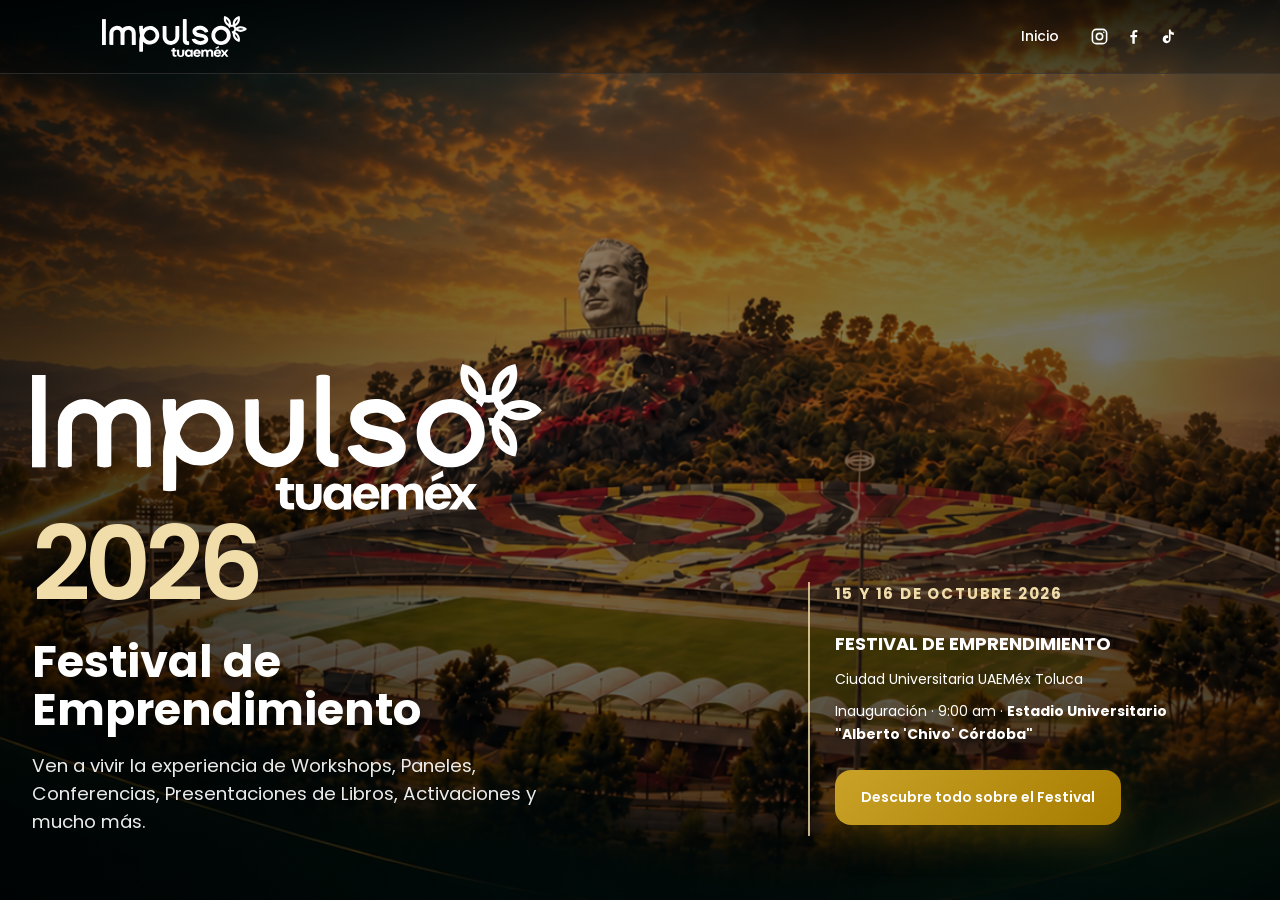
<file: index.html>
<!DOCTYPE html>
<html lang="es">
<head>
    <meta charset="UTF-8">
    <meta name="viewport" content="width=device-width, initial-scale=1.0">
    <title>Festival de Emprendimiento 2026 | UAEMéx</title>
    <link rel="preconnect" href="https://fonts.googleapis.com">
    <link rel="preconnect" href="https://fonts.gstatic.com" crossorigin>
    <link href="https://fonts.googleapis.com/css2?family=Poppins:wght@300;400;500;600;700;800&display=swap" rel="stylesheet">
    <link rel="stylesheet" href="css/styles.css?v=20261002-2">
</head>
<body>

<header class="navbar">
    <nav aria-label="Navegación principal">
        <a class="nav-brand" href="#festival" aria-label="Festival de Emprendimiento">
            <img src="assets/logo-festival.svg" alt="Impulso UAEMéx">
        </a>
        <div class="nav-links">
            <a href="#festival">Inicio</a>
            <div class="nav-socials" aria-label="Redes sociales">
                <a class="instagram" href="https://www.instagram.com/dde_uaemex/" aria-label="Instagram">
                    <svg viewBox="0 0 24 24" aria-hidden="true"><rect x="3" y="3" width="18" height="18" rx="5"/><circle cx="12" cy="12" r="4"/><circle class="dot" cx="17.4" cy="6.7" r="1"/></svg>
                </a>
                <a class="facebook" href="https://www.facebook.com/Desarrollo.Empresarial.UAEMex/" aria-label="Facebook">
                    <svg viewBox="0 0 24 24" aria-hidden="true"><path d="M13.6 21v-8h2.7l.4-3h-3.1V8.1c0-.9.3-1.5 1.6-1.5h1.7V3.9c-.3 0-1.3-.1-2.4-.1-2.4 0-4 1.5-4 4.1V10H8v3h2.5v8h3.1Z"/></svg>
                </a>
                <a class="tiktok" href="https://www.tiktok.com/@ddeuaemex" aria-label="TikTok">
                    <svg viewBox="0 0 24 24" aria-hidden="true"><path d="M15.8 3c.4 2.4 1.7 3.8 4.2 4v3.1c-1.5 0-2.9-.5-4.1-1.3v6.5c0 4.1-4.4 6.5-7.8 4.2-2.1-1.4-2.8-4.5-1.5-6.7 1.4-2.4 4.3-3 6.2-1.9v3.2c-.4-.1-.9-.2-1.3-.1-1.1.1-1.8 1.1-1.5 2.2.4 1.5 2.6 1.9 3.5.6.3-.4.3-.9.3-1.4V3h3Z"/></svg>
                </a>
            </div>
        </div>
    </nav>
</header>

<main>
    <section class="profile-hero" id="festival">
        <div class="profile-cover">
            <picture>
                <source media="(max-width: 600px)" srcset="assets/hero-impulso-uaemex-2026-mobile.png">
                <img src="assets/hero-impulso-uaemex-2026-desktop.png" alt="Estadio Universitario Alberto Chivo Córdoba para el Festival de Emprendimiento 2026">
            </picture>
        </div>

        <div class="hero-shade"></div>
        <div class="profile-content">
            <div class="hero-intro">
                <img class="event-logo" src="assets/logo-festival.svg" alt="Logotipo del Festival de Emprendimiento">
                <p class="hero-year">2026</p>
                <h1>Festival de Emprendimiento</h1>
                <p class="hero-description">Ven a vivir la experiencia de Workshops, Paneles, Conferencias, Presentaciones de Libros, Activaciones y mucho más.</p>
            </div>
            <div class="hero-details">
                <p class="hero-date">15 y 16 de octubre 2026</p>
                <p class="hero-event-name">Festival de Emprendimiento</p>
                <p>Ciudad Universitaria UAEMéx Toluca</p>
                <p>Inauguración · 9:00 am · <strong>Estadio Universitario "Alberto 'Chivo' Córdoba"</strong></p>
                <a class="btn-primary profile-button" href="https://impulsouaemex2026.cineticocre.com.mx/">
                    Descubre todo sobre el Festival
                </a>
            </div>
        </div>
    </section>

</main>

<script src="js/app.js"></script>
</body>
</html>
</file>
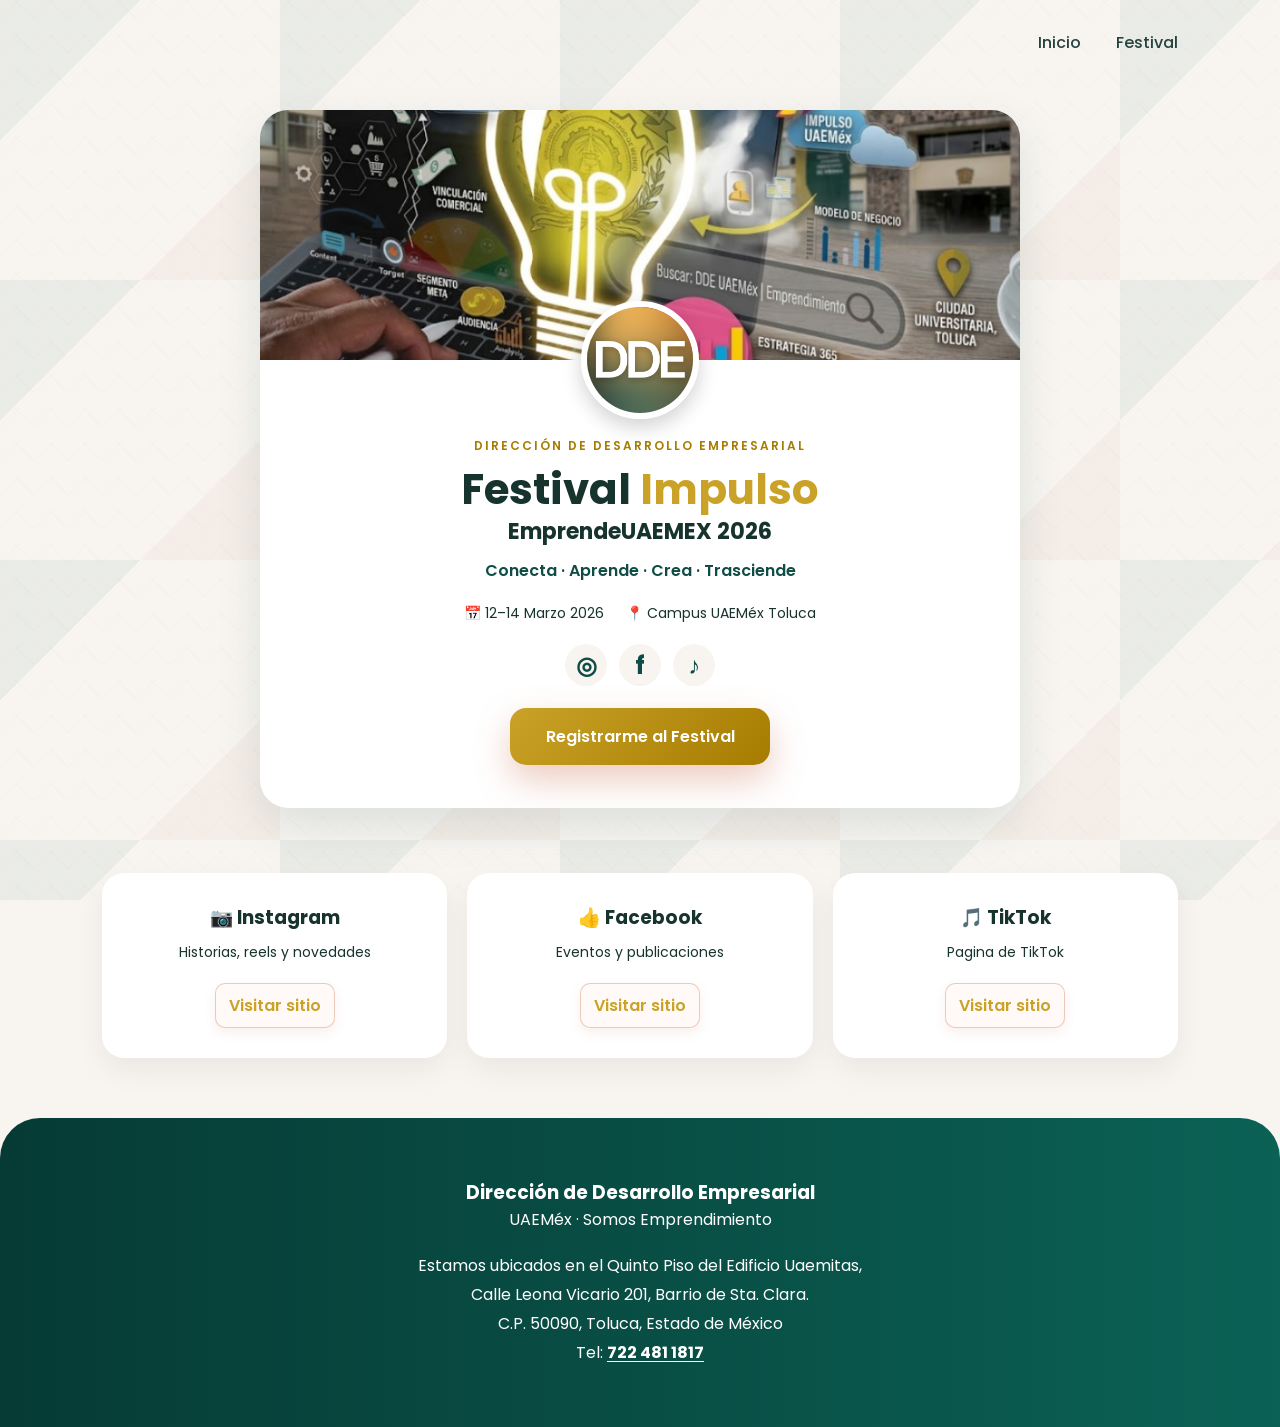
<file: Aplicacion/index.html>
<!DOCTYPE html>
<html lang="es">
<head>
    <meta charset="UTF-8">
    <meta name="viewport" content="width=device-width, initial-scale=1.0">
    <title>Festival Impulso 2026 | DDE UAEMéx</title>

    <link rel="preconnect" href="https://fonts.googleapis.com">
    <link href="https://fonts.googleapis.com/css2?family=Poppins:wght@300;400;500;600;700;800&display=swap" rel="stylesheet">

    <link rel="stylesheet" href="css/styles.css">
</head>
<body>

<header class="navbar">

    <nav>
        <a href="#festival">Inicio</a>
        <a href="#festival">Festival</a>
    </nav>

</header>

<section class="profile-hero" id="festival">

    <div class="profile-cover">
        <img src="assets/imagen-emprendimiento.jpg" alt="Emprendimiento e innovación de la UAEMéx">
    </div>

    <div class="profile-content">
        <img class="profile-logo" src="assets/logo-dde.jpg" alt="Logotipo de la Dirección de Desarrollo Empresarial">

        <span class="eyebrow">DIRECCIÓN DE DESARROLLO EMPRESARIAL</span>

        <h1>Festival <strong>Impulso</strong></h1>
        <p class="profile-year">EmprendeUAEMEX 2026</p>
        <p class="profile-description">Conecta · Aprende · Crea · Trasciende</p>

        <div class="profile-meta">
            <span>📅 12–14 Marzo 2026</span>
            <span>📍 Campus UAEMéx Toluca</span>
        </div>

        <div class="profile-socials" aria-label="Redes sociales">
            <a href="https://www.instagram.com/dde_uaemex/" aria-label="Instagram">◎</a>
            <a href="https://www.facebook.com/Desarrollo.Empresarial.UAEMex/" aria-label="Facebook">f</a>
            <a href="https://www.tiktok.com/@ddeuaemex" aria-label="TikTok">♪</a>
        </div>

        <a class="btn-primary profile-button" href="https://rodrigogar130-cmyk.github.io/impulso-uaemex-2026/index.html#inicio">
            Registrarme al Festival
        </a>
    </div>

</section>

<section class="socials" id="redes">

    <div class="card">
        <h3>📷 Instagram</h3>
        <p>Historias, reels y novedades</p>
        <a class="btn-social" href="https://www.instagram.com/dde_uaemex/">Visitar sitio</a>
    </div>

    <div class="card">
        <h3>👍 Facebook</h3>
        <p>Eventos y publicaciones</p>
        <a class="btn-social" href="https://www.facebook.com/Desarrollo.Empresarial.UAEMex/">Visitar sitio</a>
    </div>

    <div class="card">
        <h3>🎵 TikTok</h3>
        <p>Pagina de TikTok</p>
        <a class="btn-social" href="https://www.tiktok.com/@ddeuaemex">Visitar sitio</a>
    </div>


</section>

<footer id="contacto">

    <h3>Dirección de Desarrollo Empresarial</h3>

    <p>UAEMéx · Somos Emprendimiento</p>

    <address class="footer-address">
        Estamos ubicados en el Quinto Piso del Edificio Uaemitas,<br>
        Calle Leona Vicario 201, Barrio de Sta. Clara.<br>
        C.P. 50090, Toluca, Estado de México<br>
        Tel: <a href="tel:+527224811817"><strong>722 481 1817</strong></a>
    </address>

</footer>

<script src="js/app.js"></script>

</body>
</html>
</file>
<file: css/styles.css>
:root{--verde:#0f4c45;--verde-oscuro:#093c37;--dorado:#c9a227;--dorado-oscuro:#a67c00;--crema:#f8f5f1;--texto:#17332d}
*{box-sizing:border-box;margin:0;padding:0;font-family:'Poppins',sans-serif}
html{scroll-behavior:smooth}
body{min-height:100svh;color:var(--texto);background:#0b1714}
.navbar{position:absolute;z-index:5;top:0;left:0;width:100%;height:74px;display:flex;align-items:center;padding:0 clamp(24px,8vw,130px);background:linear-gradient(180deg,rgba(0,0,0,.72),rgba(0,0,0,.3));border-bottom:1px solid rgba(255,255,255,.15)}nav{width:min(1230px,100%);margin:auto;display:flex;align-items:center;justify-content:space-between}.nav-brand{display:block;line-height:0}.nav-brand img{display:block;width:145px;height:42px;object-fit:contain}.nav-links{display:flex;align-items:center;gap:30px}.nav-socials{display:flex;align-items:center;gap:13px}.nav-socials a{display:grid;place-items:center;width:21px;height:24px}.nav-socials svg{width:19px;height:19px;fill:currentColor}.nav-socials .instagram svg{fill:none;stroke:currentColor;stroke-width:2}.nav-socials .instagram svg .dot{fill:currentColor;stroke:none}nav a{color:#fff;font-size:14px;font-weight:500;text-decoration:none;transition:color .2s ease,transform .2s ease}nav a:hover,nav a:focus-visible{color:#ead49a;transform:translateY(-2px)}
.profile-hero{position:relative;min-height:100svh;margin:0;background:#0b1714;color:#fff;overflow:hidden}.profile-cover{position:absolute;inset:0;background:#0b1714}.profile-cover picture,.profile-cover img{display:block;width:100%;height:100%}.profile-cover img{object-fit:cover;object-position:center}.hero-shade{position:absolute;inset:0;background:linear-gradient(90deg,rgba(0,0,0,.75) 0%,rgba(0,0,0,.45) 46%,rgba(0,0,0,.58) 100%),linear-gradient(0deg,rgba(0,0,0,.52) 0%,transparent 52%)}.profile-content{position:relative;z-index:1;width:min(1230px,calc(100% - 64px));min-height:100svh;margin:auto;padding:145px 0 64px;display:grid;grid-template-columns:minmax(0,1.2fr) minmax(310px,.8fr);gap:clamp(45px,9vw,145px);align-items:end}.hero-intro{max-width:650px}.event-logo{display:block;width:min(100%,510px);height:auto}.hero-year{margin-top:8px;color:#f1ddaa;font-size:clamp(54px,8vw,104px);font-weight:600;line-height:.9;letter-spacing:-.06em}.profile-content h1{max-width:610px;margin-top:28px;font-size:clamp(30px,3.5vw,48px);line-height:1.08;color:#fff}.hero-description{max-width:560px;margin-top:18px;color:rgba(255,255,255,.92);font-size:clamp(15px,1.45vw,20px);line-height:1.5}.hero-details{max-width:390px;padding:0 0 4px 25px;border-left:2px solid rgba(241,221,170,.8);font-size:14px;line-height:1.65}.hero-details p{margin-top:9px}.hero-details .hero-date{margin:0 0 22px;color:#f1ddaa;font-size:15px;font-weight:700;letter-spacing:.12em;text-transform:uppercase}.hero-event-name{font-size:18px;font-weight:700;text-transform:uppercase}.profile-button{margin-top:24px}.profile-meta{display:none}
.btn-primary{position:relative;display:inline-block;overflow:hidden;min-width:260px;padding:16px 26px;border-radius:16px;background:linear-gradient(135deg,var(--dorado),var(--dorado-oscuro));box-shadow:0 15px 35px rgba(166,124,0,.3);color:#fff;font-weight:600;text-decoration:none;transition:transform .2s ease,box-shadow .2s ease,filter .2s ease}.btn-primary::after{position:absolute;top:0;left:-75%;width:45%;height:100%;content:"";background:rgba(255,255,255,.28);transform:skewX(-20deg);transition:left .45s ease}.btn-primary:hover,.btn-primary:focus-visible{transform:translateY(-3px);box-shadow:0 18px 38px rgba(166,124,0,.4);filter:saturate(1.08)}.btn-primary:hover::after,.btn-primary:focus-visible::after{left:130%}
nav a:focus-visible,.btn-primary:focus-visible,.social-card:focus-visible{outline:3px solid rgba(201,162,39,.7);outline-offset:4px}
@media(max-width:800px){.profile-content{width:min(calc(100% - 48px),620px);padding:130px 0 52px;grid-template-columns:1fr;gap:42px;align-items:end}.hero-intro{max-width:540px}.hero-details{max-width:510px}.event-logo{width:min(100%,420px)}}
@media(max-width:600px){.navbar{height:64px;padding:0 6%}.nav-brand img{width:122px;height:36px}.nav-links{gap:18px}.nav-links a{font-size:12px}.profile-hero{min-height:max(720px,100svh)}.profile-content{width:calc(100% - 40px);min-height:max(720px,100svh);padding:112px 0 38px;gap:32px}.event-logo{width:min(100%,320px)}.hero-year{font-size:62px}.profile-content h1{margin-top:20px;font-size:32px}.hero-details{padding-left:18px;font-size:13px}.hero-details .hero-date{margin-bottom:14px;font-size:12px}.hero-event-name{font-size:15px}.btn-primary{width:100%;min-width:0;padding:15px 18px}}
@media(prefers-reduced-motion:reduce){html{scroll-behavior:auto}*,*::before,*::after{transition-duration:.01ms!important;animation-duration:.01ms!important}}
</file>
<file: Aplicacion/css/styles.css>
:root{

--verde:#0F4C45;
--terracota:#C9A227;
--terracota2:#A67C00;
--crema:#F8F5F1;
--texto:#17332D;

}

*{
margin:0;
padding:0;
box-sizing:border-box;
font-family:'Poppins',sans-serif;
}

html{
scroll-behavior:smooth;
}

body{

background-color:var(--crema);
background-image:
linear-gradient(135deg,rgba(15,76,69,.06) 25%,transparent 25%,transparent 75%,rgba(201,110,74,.06) 75%),
repeating-linear-gradient(45deg,rgba(15,76,69,.035) 0 1px,transparent 1px 34px),
repeating-linear-gradient(-45deg,rgba(201,110,74,.035) 0 1px,transparent 1px 34px);
background-size:280px 280px,34px 34px,34px 34px;
background-attachment:fixed;
color:var(--texto);

}

.navbar{

height:85px;
display:flex;
justify-content:flex-end;
align-items:center;
padding:0 8%;

}

.logo img{

height:55px;

}

nav{

display:flex;
gap:35px;

}

nav a{

text-decoration:none;
color:#26433E;
font-weight:500;
padding:10px 0;
transition:color .2s ease, transform .2s ease;

}

nav a:hover,
nav a:focus-visible{

color:var(--terracota);
transform:translateY(-2px);

}

nav a:focus-visible,
.btn-primary:focus-visible,
.btn-light:focus-visible,
.card a:focus-visible,
.footer-links a:focus-visible{

outline:3px solid rgba(201,110,74,.45);
outline-offset:4px;

}

.hero{

padding:50px 8%;
display:grid;
grid-template-columns:1fr 1fr;
gap:60px;
align-items:center;

}

.eyebrow{

letter-spacing:4px;
font-size:12px;
color:#777;

}

.hero h1{

font-size:64px;
line-height:1.05;
margin:15px 0;

}

.hero h1 span{

display:block;
color:var(--terracota);

}

.subtitle{

font-size:20px;
font-weight:600;
margin-bottom:15px;

}

.info{

margin:25px 0;
display:flex;
flex-direction:column;
gap:12px;

}

.btn-primary{

display:inline-block;
position:relative;
overflow:hidden;
background:linear-gradient(135deg,var(--terracota),var(--terracota2));
padding:16px 26px;
border-radius:16px;
color:white;
text-decoration:none;
font-weight:600;
box-shadow:0 15px 35px rgba(201,110,74,.35);
transition:transform .2s ease, box-shadow .2s ease, filter .2s ease;

}

.btn-primary::after,
.btn-light::after{

content:"";
position:absolute;
top:0;
left:-75%;
width:45%;
height:100%;
background:rgba(255,255,255,.28);
transform:skewX(-20deg);
transition:left .45s ease;

}

.btn-primary:hover,
.btn-primary:focus-visible,
.btn-light:hover,
.btn-light:focus-visible{

transform:translateY(-3px);
box-shadow:0 18px 38px rgba(201,110,74,.42);
filter:saturate(1.08);

}

.btn-primary:hover::after,
.btn-primary:focus-visible::after,
.btn-light:hover::after,
.btn-light:focus-visible::after{

left:130%;

}

.btn-primary:active,
.btn-light:active,
.card a:active,
.footer-links a:active{

transform:translateY(1px) scale(.98);
transition-duration:.08s;

}

.hero-image{

position:relative;

}

.hero-image img{

width:100%;
border-radius:30px;

}

.quote{

position:absolute;
bottom:25px;
left:25px;
background:rgba(15,76,69,.9);
backdrop-filter:blur(8px);
padding:18px;
border-radius:16px;
color:white;
width:240px;

}

.profile-hero{

max-width:760px;
margin:25px auto 45px;
background:#fff;
border-radius:28px;
overflow:hidden;
box-shadow:0 18px 45px rgba(15,76,69,.12);
text-align:center;

}

.profile-cover{

height:250px;
background:var(--verde);
overflow:hidden;

}

.profile-cover img{

width:100%;
height:100%;
object-fit:cover;
display:block;

}

.profile-content{

position:relative;
padding:0 34px 36px;

}

.profile-logo{

width:118px;
height:118px;
object-fit:cover;
border:6px solid white;
border-radius:50%;
margin:-59px auto 18px;
display:block;
box-shadow:0 8px 20px rgba(0,0,0,.18);

}

.profile-content .eyebrow{

display:block;
color:var(--terracota2);
font-weight:600;
letter-spacing:2px;

}

.profile-content h1{

font-size:42px;
line-height:1.1;
margin:12px 0 2px;

}

.profile-content h1 strong{

color:var(--terracota);

}

.profile-year{

font-size:22px;
font-weight:700;

}

.profile-description{

margin-top:10px;
font-weight:600;
color:var(--verde);

}

.profile-meta{

display:flex;
justify-content:center;
flex-wrap:wrap;
gap:8px 22px;
margin:20px 0;
font-size:14px;

}

.profile-socials{

display:flex;
justify-content:center;
gap:12px;
margin-bottom:22px;

}

.profile-socials a{

display:grid;
place-items:center;
width:42px;
height:42px;
border-radius:50%;
background:var(--crema);
color:var(--verde);
font-size:24px;
font-weight:700;
text-decoration:none;
transition:transform .2s ease, background-color .2s ease, color .2s ease;

}

.profile-socials a:hover,
.profile-socials a:focus-visible{

background:var(--terracota);
color:white;
transform:translateY(-3px);

}

.profile-button{

min-width:260px;

}

.socials{

padding:20px 8%;
display:grid;
grid-template-columns:repeat(3,1fr);
gap:20px;

}

.card{

background:white;
padding:30px;
border-radius:22px;
text-align:center;
box-shadow:0 12px 30px rgba(0,0,0,.06);
transition:.3s;

}

.card:hover{

transform:translateY(-8px);

}

.card h3{

margin-bottom:10px;

}

.card p{

font-size:14px;
margin-bottom:20px;

}

.card a{

color:var(--terracota);
text-decoration:none;
font-weight:600;
display:inline-block;
padding:9px 12px;
border-radius:10px;
transition:transform .2s ease, background-color .2s ease;

}

.card a:hover,
.card a:focus-visible{

background:rgba(201,110,74,.1);
transform:translateY(-2px);

}

.btn-social{

min-width:120px;
border:1px solid rgba(201,110,74,.35);
background:#fffaf7;
text-align:center;
box-shadow:0 5px 12px rgba(201,110,74,.1);

}

.btn-social:hover,
.btn-social:focus-visible{

background:var(--terracota);
color:white;
box-shadow:0 8px 18px rgba(201,110,74,.25);

}

.features{

padding:60px 8%;
display:grid;
grid-template-columns:1.3fr .8fr;
gap:40px;

}

.left h2{

font-size:36px;
margin-bottom:30px;

}

.item{

margin-bottom:24px;

}

.item h4{

font-size:20px;

}

.cta-box{

background:linear-gradient(160deg,#0F4C45,#176B5E);
border-radius:30px;
padding:40px;
color:white;
display:flex;
flex-direction:column;
justify-content:center;

}

.cta-box h3{

font-size:34px;
margin-bottom:20px;

}

.btn-light{

position:relative;
overflow:hidden;
margin-top:25px;
background:white;
padding:14px 16px;
text-align:center;
border-radius:14px;
text-decoration:none;
color:var(--verde);
font-weight:700;
transition:transform .2s ease, box-shadow .2s ease;

}

.stats{

padding:40px 8%;
display:grid;
grid-template-columns:repeat(4,1fr);
text-align:center;

}

.stats h2{

font-size:44px;
color:var(--terracota);

}

footer{

margin-top:40px;
background:linear-gradient(90deg,#063B35,#0B6155);
padding:60px 8%;
color:white;
text-align:center;
border-radius:40px 40px 0 0;

}

.footer-address{
margin:20px auto 0;
max-width:640px;
font-style:normal;
line-height:1.8;
}

.footer-address a{
color:inherit;
text-underline-offset:3px;
}

.footer-links{

margin-top:25px;
display:flex;
justify-content:center;
gap:30px;

}

.footer-links a{

color:white;
text-decoration:none;
padding:8px 4px;
transition:color .2s ease, transform .2s ease;

}

.footer-links a:hover,
.footer-links a:focus-visible{

color:#FFD1BE;
transform:translateY(-2px);

}

@media(max-width:960px){

.hero,
.features{

grid-template-columns:1fr;

}

.socials{

grid-template-columns:1fr 1fr;

}

.stats{

grid-template-columns:1fr 1fr;
row-gap:30px;

}

nav{

display:none;

}

.hero h1{

font-size:46px;

}

}

@media(max-width:600px){

.navbar{

height:70px;
padding:0 5%;

}

.logo img{

height:44px;

}

.profile-hero{

margin:12px 5% 30px;
border-radius:22px;

}

.profile-cover{

height:175px;

}

.profile-content{

padding:0 18px 26px;

}

.profile-logo{

width:96px;
height:96px;
margin-top:-48px;

}

.profile-content .eyebrow{

font-size:10px;
letter-spacing:1px;

}

.profile-content h1{

font-size:34px;

}

.profile-year{

font-size:19px;

}

.profile-meta{

flex-direction:column;
gap:6px;
font-size:13px;

}

.profile-button{

width:100%;
min-width:0;

}

.hero{

padding:30px 5% 34px;
gap:30px;

}

.hero h1{

font-size:clamp(38px,11vw,48px);

}

.eyebrow{

letter-spacing:2px;

}

.subtitle{

font-size:17px;

}

.info{

margin:20px 0;
gap:8px;
font-size:14px;

}

.btn-primary{

width:100%;
text-align:center;
padding:15px 18px;

}

.hero-image img{

border-radius:22px;

}

.quote{

bottom:14px;
left:14px;
padding:12px;
width:calc(100% - 28px);
font-size:12px;

}

.socials{

grid-template-columns:1fr;
padding:12px 5%;
gap:14px;

}

.card{

padding:22px 18px;
border-radius:18px;

}

.features{

padding:40px 5%;
gap:28px;

}

.left h2{

font-size:30px;

}

.cta-box{

padding:28px 22px;
border-radius:22px;

}

.cta-box h3{

font-size:28px;

}

.stats{

grid-template-columns:1fr;
padding:30px 5%;
row-gap:24px;

}

.stats h2{

font-size:38px;

}

footer{

margin-top:24px;
padding:40px 5%;
border-radius:26px 26px 0 0;

}

.footer-links{

gap:10px 18px;
flex-wrap:wrap;

}

}

@media(prefers-reduced-motion:reduce){

html{
scroll-behavior:auto;
}

*,
*::before,
*::after{
transition-duration:.01ms !important;
animation-duration:.01ms !important;
}

}
</file>
